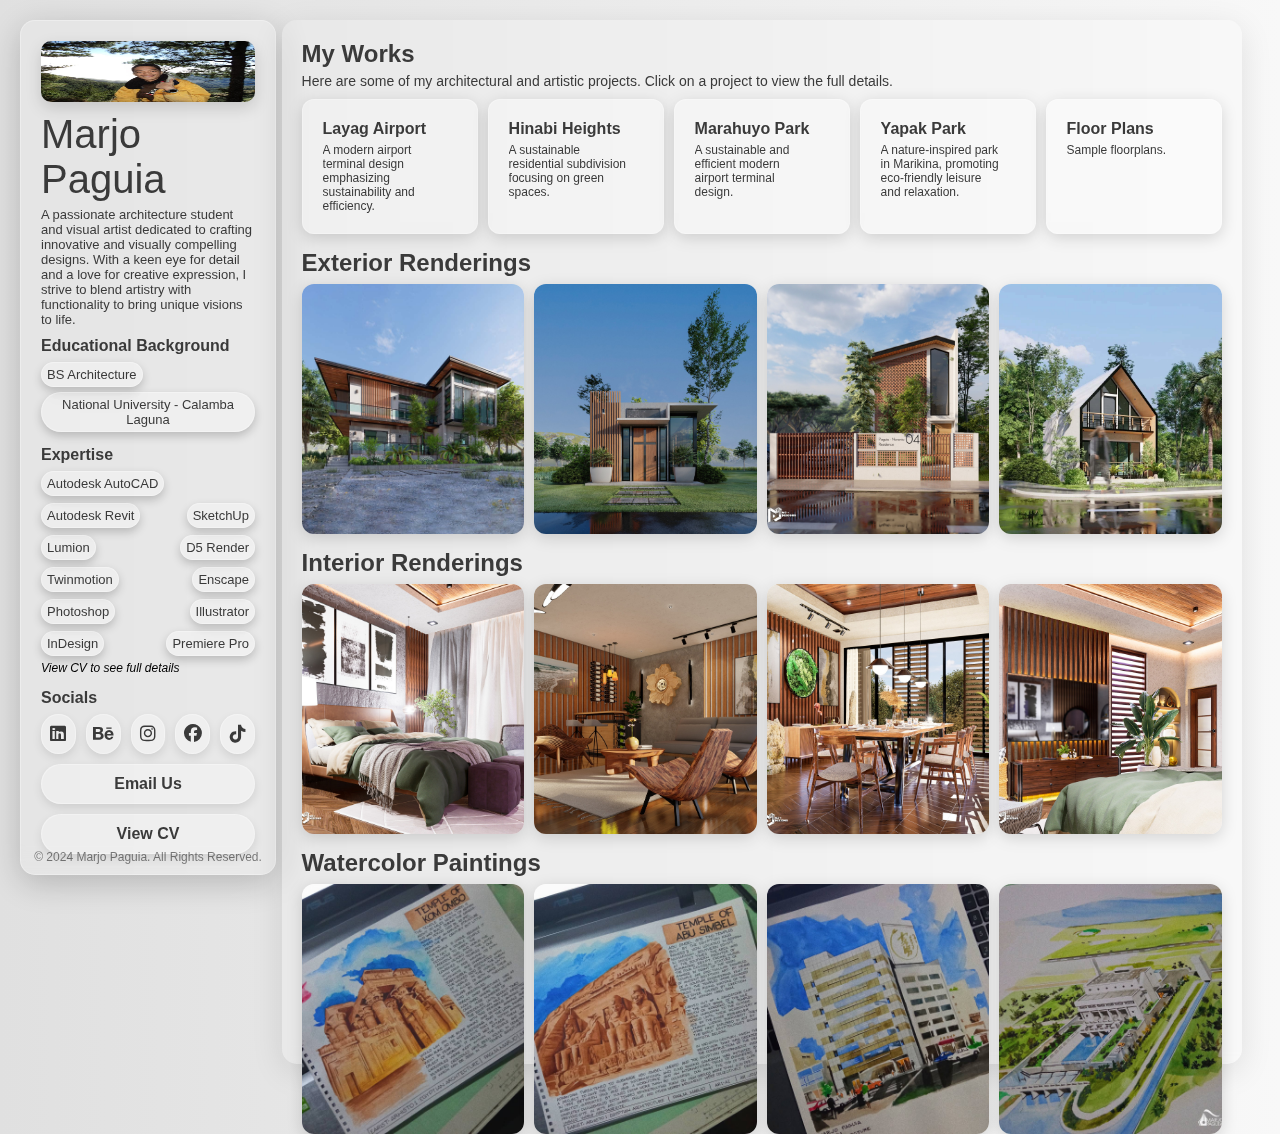
<file: index.html>
<!DOCTYPE html>
<html lang="en">
<head>
    <link rel="stylesheet" href="https://cdnjs.cloudflare.com/ajax/libs/font-awesome/6.4.2/css/all.min.css">
    <link rel="icon" type="image/x-icon" href="media/ico.ico">
    <link rel="stylesheet" href="https://cdnjs.cloudflare.com/ajax/libs/font-awesome/6.4.2/css/all.min.css">
    <meta charset="UTF-8">
    <meta name="viewport" content="width=device-width, initial-scale=1.0">
    <title>Portfolio</title>
    <link rel="stylesheet" href="styles.css">
    
</head>
<body>
    <div class="sidebar">
        <img src="media/pic1.jpg" class="profile-photo">
        
        <h2 class="details">Marjo Paguia</h2>
        <p class="description"> A passionate architecture student and visual artist dedicated to crafting innovative and visually compelling designs. With a keen eye for detail and a love for creative expression, I strive to blend artistry with functionality to bring unique visions to life.</p>
        
        <h4 class="education-title">Educational Background</h4>
        <div class="education-buttons">
        <button>BS Architecture</button>
        <button>National University - Calamba Laguna</button>
        </div>


        <h4 class="expertise">Expertise</h4>
        <div class="skills-buttons">
        <button>Autodesk AutoCAD</button>
        <button>Autodesk Revit</button>
        <button>SketchUp</button>
        <button>Lumion</button>
        <button>D5 Render</button>
        <button>Twinmotion</button>
        <button>Enscape</button>
        <button>Photoshop</button>
        <button>Illustrator</button>
        <button>InDesign</button>
        <button>Premiere Pro</button>
</div>
<p class="fulldets">View CV to see full details</p>

        <h4 class="expertise">Socials</h4>
        <div class="social-links">
            <a href="https://www.linkedin.com/in/marjo-paguia-6b5839144/" target="_blank" class="social-btn">
                <i class="fa-brands fa-linkedin"></i>
            </a>
            <a href="https://www.behance.net/marjopaguia" target="_blank" class="social-btn">
                <i class="fa-brands fa-behance"></i>
            </a>
            <a href="https://www.instagram.com/13_1_18_jo/?next=%2F" target="_blank" class="social-btn">
                <i class="fa-brands fa-instagram"></i>
            </a>
            <a href="https://www.facebook.com/profile.php?id=100093286052861" target="_blank" class="social-btn">
                <i class="fa-brands fa-facebook"></i>
            </a>
            <a href="https://www.tiktok.com/@m.studio24?lang=en" target="_blank" class="social-btn">
                <i class="fa-brands fa-tiktok"></i>
            </a>
            
        </div>
        <a href="https://mail.google.com/mail/?view=cm&to=noroniomarjo@gmail.com" target="_blank" class="email-btn">Email Us</a>


        <a href="media/pic.jpg" target="_blank" class="cv-btn">View CV</a>

        <footer class="footer">
            © 2024 Marjo Paguia. All Rights Reserved.
        </footer>
    </div>

    <div class="works-section">
        <h2 class="works-heading">My Works</h2>
        <p class="works-description">
            Here are some of my architectural and artistic projects. Click on a project to view the full details.
        </p>
    
        <section class="work-group">
            <a href="media/airport/full_project.html" target="_blank" class="project-button">
                <span class="project-title">Layag Airport</span>
                <span class="project-desc">A modern airport terminal design emphasizing sustainability and efficiency.</span>
            </a>
    
            <a href="media/subdivision/full_project.html" target="_blank" class="project-button">
                <span class="project-title">Hinabi Heights</span>
                <span class="project-desc">A sustainable residential subdivision focusing on green spaces.</span>
            </a>
    
            <a href="media/marahuyo/full_project.html" target="_blank" class="project-button">
                <span class="project-title">Marahuyo Park</span>
                <span class="project-desc">A sustainable and efficient modern airport terminal design.</span>
            </a>
    
            <a href="media/marikina/full_project.html" target="_blank" class="project-button">
                <span class="project-title">Yapak Park</span>
                <span class="project-desc">A nature-inspired park in Marikina, promoting eco-friendly leisure and relaxation.</span>
            </a>

            <a href="media/plans/full_project.html" target="_blank" class="project-button">
                <span class="project-title">Floor Plans</span>
                <span class="project-desc">Sample floorplans.</span>
            </a>
        </section>

        <!-- Lightbox Container -->
        <div id="lightbox" class="lightbox">
            <span class="close">&times;</span>
            <img id="lightbox-img" class="lightbox-img">
        </div>


        <!-- Exterior Renderings Section -->
        <h2 class="works-heading2">Exterior Renderings</h2>
        <section class="watercolor-section">
            <img src="media/exterior/1.jpg" alt="Watercolor Painting 1" class="watercolor-img">
            <img src="media/exterior/2.jpg" alt="Watercolor Painting 2" class="watercolor-img">
            <img src="media/exterior/3.jpg" alt="Watercolor Painting 3" class="watercolor-img">
            <img src="media/exterior/4.jpg" alt="Watercolor Painting 4" class="watercolor-img">
        </section>



        <h2 class="works-heading4">Interior Renderings</h2>
        <section class="watercolor-section">
            <img src="media/interior/1.jpg" alt="Watercolor Painting 1" class="watercolor-img">
            <img src="media/interior/2.jpg" alt="Watercolor Painting 2" class="watercolor-img">
            <img src="media/interior/3.jpg" alt="Watercolor Painting 3" class="watercolor-img">
            <img src="media/interior/4.jpg" alt="Watercolor Painting 4" class="watercolor-img">
        </section>




        
        <!-- Watercolor Paintings Section -->
        <h2 class="works-heading3">Watercolor Paintings</h2>
        <section class="watercolor-section">
            <img src="media/watercolor/1.jpg" alt="Watercolor Painting 1" class="watercolor-img">
            <img src="media/watercolor/2.jpg" alt="Watercolor Painting 2" class="watercolor-img">
            <img src="media/watercolor/3.jpg" alt="Watercolor Painting 3" class="watercolor-img">
            <img src="media/watercolor/4.jpg" alt="Watercolor Painting 4" class="watercolor-img">
        </section>
    </div>

    <script src="script.js"></script>



</body>
</html>
</file>
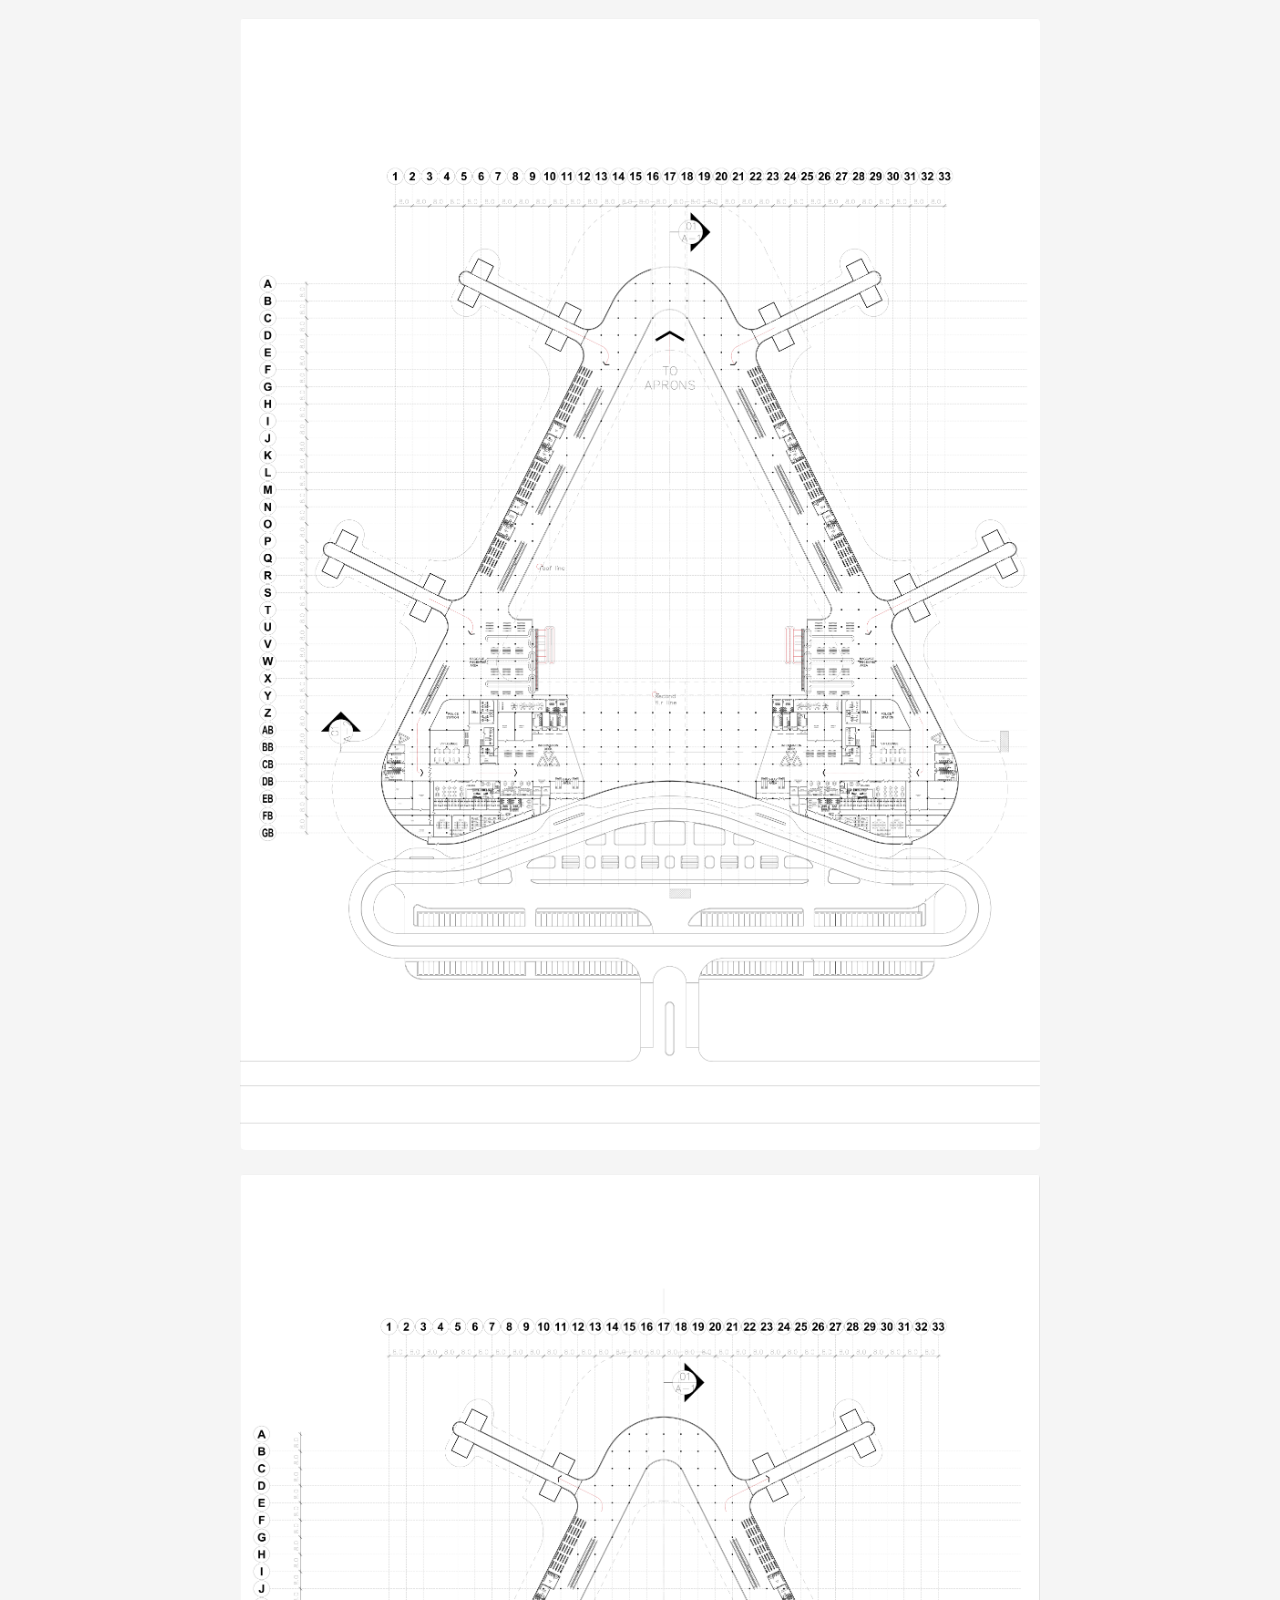
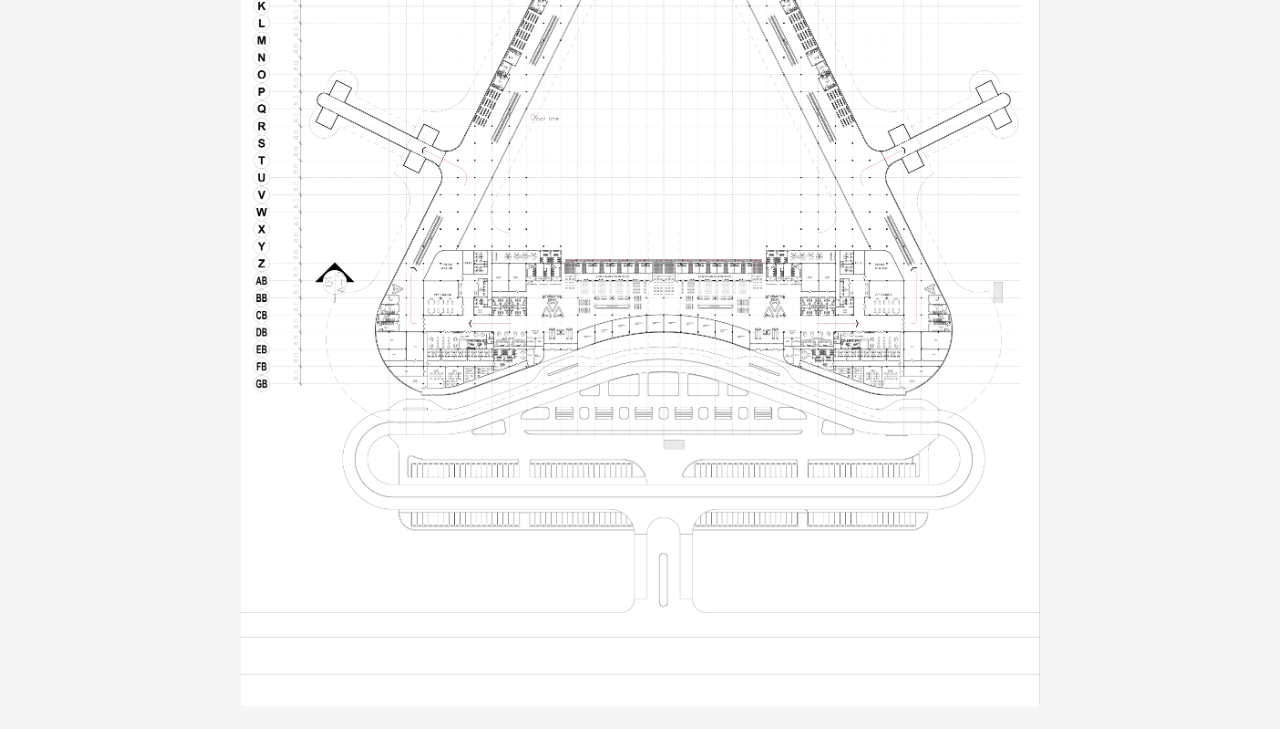
<file: media/plans/full_project.html>
<!DOCTYPE html>
<html lang="en">
<head>
    <meta charset="UTF-8">
    <meta name="viewport" content="width=device-width, initial-scale=1.0">
    <title>Sample Plans</title>
    <style>
        body { text-align: center; background: #f5f5f5; }
        .work-images img { width: 90%; max-width: 800px; margin: 10px; border-radius: 5px; }
        .back-btn { display: block; margin: 20px auto; padding: 10px 15px; background: maroon; color: white; text-decoration: none; border-radius: 5px; }
        .back-btn:hover { background: darkred; }
    </style>
</head>
<body>
    <div class="work-images">
        <img src="1.png" alt="Project 1 Image 1">
        <img src="2.png" alt="Project 1 Image 2">
    </div>
</body>
</html>
</file>
<file: styles.css>
/* General Styles */
* {
    margin: 0;
    padding: 0;
    box-sizing: border-box;
    font-family: 'Raleway', sans-serif;
}

body {
    display: flex;
    height: 100vh;
    background: linear-gradient(to right, #e0e0e0, #f8f8f8); /* Soft modern gradient */
}

/* Sidebar Styles */
.sidebar {
    margin: 20px;
    width: 20%;
    height: 95vh; /* Make it full height */
    background: rgba(255, 255, 255, 0.15);
    backdrop-filter: blur(12px);
    -webkit-backdrop-filter: blur(12px);
    box-shadow: 0 8px 32px rgba(0, 0, 0, 0.2);
    padding: 20px;
    display: flex;
    flex-direction: column;
    position: fixed; /* Keeps it floating */
    left: 0;
    top: 0;
    border-radius: 15px;
    border: 1px solid rgba(255, 255, 255, 0.3);
    overflow-y: auto; /* Allow scrolling inside the sidebar if needed */
    
}

/* Profile Photo */
.profile-photo {
    width: 100%;
    height: auto;
    overflow: hidden;
    display: flex;
    justify-content: center;
    align-items: center;
    border-radius: 10px;
    background: rgba(255, 255, 255, 0.2);
    backdrop-filter: blur(10px);
    box-shadow: 0 6px 16px rgba(0, 0, 0, 0.15); /* Added soft shadow */
}

.profile-photo img {
    width: 100%;
    height: auto;
    object-fit: cover;
} 

/* Content Section Styles */
.content {
    width: 80%;
    padding: 20px;
    margin-left: 20%; /* Pushes content to the right, accounting for the fixed sidebar */
    overflow-y: auto;
    display: flex;
    flex-wrap: wrap;
    gap: 15px;
    justify-content: center;
    align-items: center;
}


.details {
    margin-top: 10px;
    font-family: Impact, Haettenschweiler, 'Arial Narrow Bold', sans-serif;
    font-weight: 200;
    font-size: 40px;
    color: #3a3a3a;
}
.description {
    font-size: 13px;
    margin-top: 5px;
    color: #3a3a3a;
}
.details1 {
    margin-top: 14px;
}

.expertise {
    margin-top: 14px;
    color: #3a3a3a;
}
.expertise1 {
    margin-top: 7px;
}

.fulldets { 
    font-size: 12px;
    font-style: italic;
    margin-top: 5px;
}
p {
    font-size: 13px;
}

/* Social Links */
.social-links {
    margin-top: 7px;
    display: flex;
    gap: 10px;
    width: 100%;
    justify-content: center;
}

/* Social Buttons */
.social-btn {
    display: flex;
    align-items: center;
    justify-content: center;
    width: 120px;
    height: 40px;
    background: rgba(255, 255, 255, 0.2);
    border: 1px solid rgba(255, 255, 255, 0.3);
    color: #3a3a3a; /* Darker text for readability */
    text-decoration: none;
    font-size: 18px;
    border-radius: 20px;
    transition: 0.3s;
    backdrop-filter: blur(10px);
    -webkit-backdrop-filter: blur(10px);
    box-shadow: 0 4px 10px rgba(0, 0, 0, 0.1); /* Added shadow */
}

.social-btn:hover {
    background: rgba(255, 255, 255, 0.3);
    transform: scale(1.1);
}

/* CV Button */
.cv-btn {
    display: inline-block;
    width: 100%;
    text-align: center;
    padding: 10px 12px;
    background: rgba(255, 255, 255, 0.2);
    border: 1px solid rgba(255, 255, 255, 0.3);
    color: #3a3a3a;
    text-decoration: none;
    font-weight: bold;
    border-radius: 20px;
    transition: 0.3s;
    margin-top: 10px;
    backdrop-filter: blur(10px);
    box-shadow: 0 4px 10px rgba(0, 0, 0, 0.1); /* Added shadow */
}

.cv-btn:hover {
    background: rgba(255, 255, 255, 0.3);
    transform: scale(1.05);
}



.email-btn {
    display: inline-block;
    width: 100%;
    text-align: center;
    padding: 10px 12px;
    background: rgba(255, 255, 255, 0.2);
    border: 1px solid rgba(255, 255, 255, 0.3);
    color: #3a3a3a;
    text-decoration: none;
    font-weight: bold;
    border-radius: 20px;
    transition: 0.3s;
    margin-top: 10px;
    backdrop-filter: blur(10px);
    box-shadow: 0 4px 10px rgba(0, 0, 0, 0.1); /* Added shadow */
}
.email-btn:hover {
    background: rgba(255, 255, 255, 0.3);
    transform: scale(1.05);
}









/* Works Section */
.works-section {
    margin: 20px;
    margin-left: -20px;
    width: 75%; /* Reduce width to allow space for the sidebar */
    min-height: 116vh; /* Ensures at least full-screen height, but grows with content */
    padding: 20px;
    background: rgba(255, 255, 255, 0.15);
    border-radius: 15px;
    backdrop-filter: blur(10px);
    -webkit-backdrop-filter: blur(10px);
    box-shadow: 0 8px 32px rgba(0, 0, 0, 0.1);
    margin-left: 22%; /* Push to the right so it doesn’t cover the sidebar */
    position: relative;
}

/* Heading Style */
.works-heading {
    font-size: 24px;
    font-weight: bold;
    color: #3a3a3a; /* Dark gray for a modern feel */
    margin-bottom: 5px; /* Reduced space below heading */
}

/* Description Style */
.works-description {
    font-size: 14px;
    color: #3a3a3a;
    margin-bottom: 10px; /* Reduced space below description */
}

/* Work Buttons Grid */
.work-group {
    display: grid;
    grid-template-columns: repeat(5, 1fr); /* Ensures max 4 buttons per row */
    gap: 10px; /* Adjusted spacing between buttons */
    justify-content: center;
    max-width: 100%; /* Ensures it spans full width */
    margin: 0 auto;

    
}

/* Styling for the project button */
.project-button {
    display: flex;
    flex-direction: column;
    justify-content: left;
    align-items: left;
    text-align: left;
    background: rgba(255, 255, 255, 0.2); /* Glass effect */
    border: 1px solid rgba(255, 255, 255, 0.25);
    color: #3a3a3a; /* Dark text for readability */
    text-decoration: none;
    padding: 20px;
    border-radius: 12px;
    width: 100%;
    height: auto;
    min-height: 100px;
    transition: transform 0.2s ease, background 0.2s ease;
    word-wrap: break-word; /* Ensures text breaks properly */
    backdrop-filter: blur(12px);
    -webkit-backdrop-filter: blur(12px);
    box-shadow: 0 4px 16px rgba(0, 0, 0, 0.15);
}

/* Hover effect */
.project-button:hover {
    background: rgba(255, 255, 255, 0.3);
    transform: scale(1.05);
}

/* Project title inside the button */
.project-title {
    font-weight: bold;
    font-size: 16px;
    text-align: left;
    margin-bottom: 5px;
    white-space: nowrap; /* Prevents text from wrapping */
    overflow: hidden;
    text-overflow: ellipsis; /* Adds "..." if text is too long */
    max-width: 90%;
}

/* Project description inside the button */
.project-desc {
    font-size: 12px;
    color: #3a3a3a;
    text-align: left;
    max-width: 90%;
    white-space: normal; /* Allows description to wrap */
    overflow: hidden;
}

/* Responsive: 2 buttons per row on medium screens */
@media (max-width: 1024px) {
    .work-group {
        grid-template-columns: repeat(2, 1fr);
    }
}

/* Responsive: 1 button per row on smaller screens */
@media (max-width: 600px) {
    .work-group {
        grid-template-columns: repeat(1, 1fr);
    }
}










.works-heading2, .works-heading3, .works-heading4 {
    margin-top: 15px;
    margin-bottom: 7px;
    color: #3a3a3a;
}


/* Watercolor Paintings Section */
.watercolor-section {
    display: grid;
    grid-template-columns: repeat(4, 1fr); /* Max 4 images per row */
    gap: 10px; /* Spacing between images */
    justify-content: center;
    max-width: 100%;
    margin: 0 auto;
}

/* Styling for watercolor images */
.watercolor-section img {
    width: 100%;
    height: 250px; /* Set uniform height */
    object-fit: cover; /* Ensures images are properly cropped */
    border-radius: 12px;
    transition: transform 0.2s ease, opacity 0.2s ease;
    box-shadow: 0 4px 16px rgba(0, 0, 0, 0.15);
}

/* Hover effect for watercolor images */
.watercolor-section img:hover {
    transform: scale(1.05);
    opacity: 0.9;
}

/* Responsive: 2 images per row on medium screens */
@media (max-width: 1024px) {
    .watercolor-section {
        grid-template-columns: repeat(2, 1fr);
    }
}

/* Responsive: 1 image per row on smaller screens */
@media (max-width: 600px) {
    .watercolor-section {
        grid-template-columns: repeat(1, 1fr);
    }
}











/* Lightbox Styling */
.lightbox {
    position: fixed;
    top: 0;
    left: 0;
    width: 100%;
    height: 100%;
    background: rgba(0, 0, 0, 0.315);
    display: flex;
    align-items: center;
    justify-content: center;
    opacity: 0;
    visibility: hidden;
    transition: opacity 0.3s ease, visibility 0.3s ease;
    border-radius: 15px;
}

/* Lightbox Open Animation */
.lightbox.show {
    opacity: 1;
    visibility: visible;
}

/* Lightbox Image */
.lightbox-img {
    max-width: 80%;
    max-height: 80%;
    border-radius: 12px;
    box-shadow: 0 8px 32px rgba(255, 255, 255, 0.2);
    transform: scale(0.8);
    transition: transform 0.3s ease;
}

/* Lightbox Image Animation */
.lightbox.show .lightbox-img {
    transform: scale(1);
}

/* Close Button */
.close {
    position: absolute;
    top: 20px;
    right: 30px;
    font-size: 40px;
    color: white;
    cursor: pointer;
    transition: 0.3s ease;
}

.close:hover {
    color: #ff4c4c;
}



























.education-title {
    margin-top: 10px;
    color: #3a3a3a;
}

.education-buttons {
    margin-top: 7px;
    display: flex;
    flex-wrap: wrap;
    gap: 5px;
    justify-content: space-between;

}

.education-buttons button {
    background: rgba(255, 255, 255, 0.2);
    color: #3a3a3a;
    font-size: 13px;
    font-weight: light;
    border: 1px solid rgba(255, 255, 255, 0.3);
    padding: 4px 5px;
    border-radius: 30px;
    backdrop-filter: blur(10px);
    -webkit-backdrop-filter: blur(10px);
    box-shadow: 0 4px 10px rgba(0, 0, 0, 0.2);
    transition: all 0.3s ease;
    cursor: pointer;
}

.education-buttons button:hover {
    transform: scale(1.05);
    background: rgba(255, 255, 255, 0.3);
    box-shadow: 0 6px 12px rgba(0, 0, 0, 0.3);
}





.skills-buttons {
    display: flex;
    flex-wrap: wrap;
    gap: 5px;
}



.skills-buttons {
    margin-top: 7px;
    display: flex;
    flex-wrap: wrap;
    gap: 7px;
    justify-content: space-between;
}

.skills-buttons button {
    background: rgba(255, 255, 255, 0.2);
    color: #3a3a3a;
    font-size: 13px;
    font-weight: light;
    border: 1px solid rgba(255, 255, 255, 0.3);
    padding: 4px 5px;
    border-radius: 30px;
    backdrop-filter: blur(10px);
    -webkit-backdrop-filter: blur(10px);
    box-shadow: 0 4px 10px rgba(0, 0, 0, 0.2);
    transition: all 0.3s ease;
    cursor: pointer;
}

.skills-buttons button:hover {
    transform: scale(1.05);
    background: rgba(255, 255, 255, 0.3);
    box-shadow: 0 6px 12px rgba(0, 0, 0, 0.3);
}





.footer {
    width: 100%;
    text-align: center;
    padding: 10px;
    font-size: 12px;
    position: fixed;
    bottom: 0;
    left: 0;
    opacity: 50%;
}
</file>
